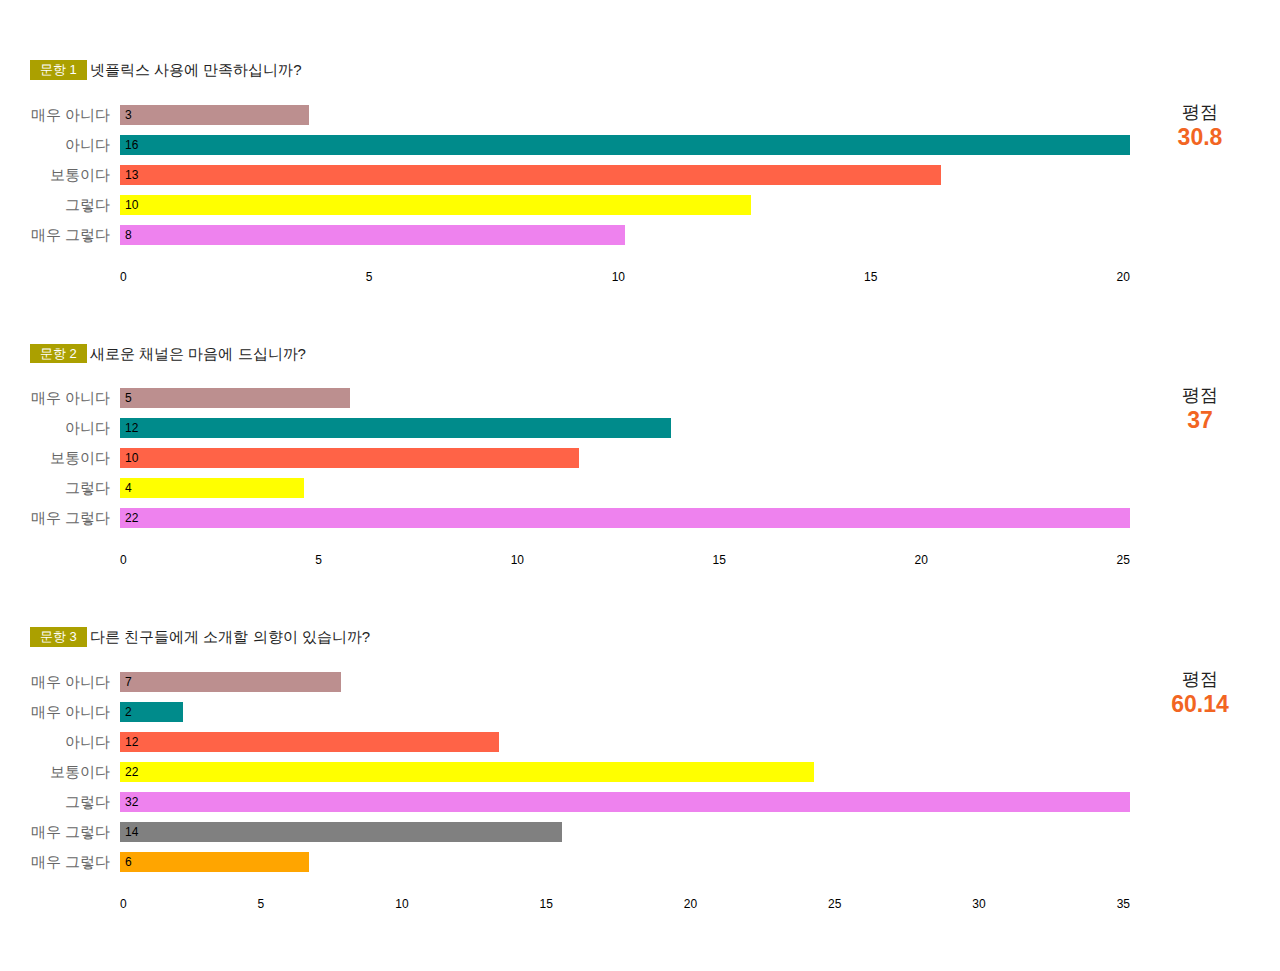
<file: bar_graph/index.html>
<!DOCTYPE HTML>
<html lang="ko">
<head> 
	<meta charset="UTF-8">
	<title></title>
	<meta http-equiv="X-UA-Compatible" content="IE=edge,chrome=1">
	<meta name="viewport" content="width=device-width, initial-scale=1.0" />
	<link rel="stylesheet" href="./style.css">
	<script defer type="text/javascript" src="script.js"></script>
</head>
<body>
<div class="area_poll">
	<!-- 문항 -->
	<div id="question01" class="box_poll test">
		<p class="txt_question"></p>
		<div class="box_poll_graph">
			<ul class="list_poll_graph">
				<li>
					<span class="txt">매우 아니다</span>
					<span class="txt_num">3</span>
				</li>
				<li>
					<span class="txt">아니다</span>
					<span class="txt_num">16</span>
				</li>
				<li>
					<span class="txt">보통이다</span>
					<span class="txt_num">13</span>
				</li>
				<li>
					<span class="txt">그렇다</span>
					<span class="txt_num">10</span>
				</li>
				<li>
					<span class="txt">매우 그렇다</span>
					<span class="txt_num">8</span>
				</li>
			</ul>
			<p class="txt_total">평점 <span>4.09</span></p>
		</div>
	</div>
	<!-- //문항 -->
	<!-- 문항 -->
	<div id="question02" class="box_poll">
		<p class="txt_question"></p>
		<div class="box_poll_graph">
			<ul class="list_poll_graph">
				<li>
					<span class="txt">매우 아니다</span>
					<span class="txt_num">5</span>
				</li>
				<li>
					<span class="txt">아니다</span>
					<span class="txt_num">12</span>
				</li>
				<li>
					<span class="txt">보통이다</span>
					<span class="txt_num">10</span>
				</li>
				<li>
					<span class="txt">그렇다</span>
					<span class="txt_num">4</span>
				</li>
				<li>
					<span class="txt">매우 그렇다</span>
					<span class="txt_num">22</span>
				</li>
			</ul>
			<p class="txt_total">평점 <span>4.09</span></p>
		</div>
	</div>
	<!-- //문항 -->
	<!-- 문항 -->
	<div id="question03" class="box_poll">
		<p class="txt_question"></p>
		<div class="box_poll_graph">
			<ul class="list_poll_graph">
				<li>
					<span class="txt">매우 아니다</span>
					<span class="txt_num">7</span>
				</li>
				<li>
					<span class="txt">매우 아니다</span>
					<span class="txt_num">2</span>
				</li>
				<li>
					<span class="txt">아니다</span>
					<span class="txt_num">12</span>
				</li>
				<li>
					<span class="txt">보통이다</span>
					<span class="txt_num">22</span>
				</li>
				<li>
					<span class="txt">그렇다</span>
					<span class="txt_num">32</span>
				</li>
				<li>
					<span class="txt">매우 그렇다</span>
					<span class="txt_num">14</span>
				</li>
				<li>
					<span class="txt">매우 그렇다</span>
					<span class="txt_num">6</span>
				</li>
			</ul>
			<p class="txt_total">평점 <span>4.09</span></p>
		</div>
	</div>
	<!-- //문항 -->
</div>
</body>
</html>
</file>
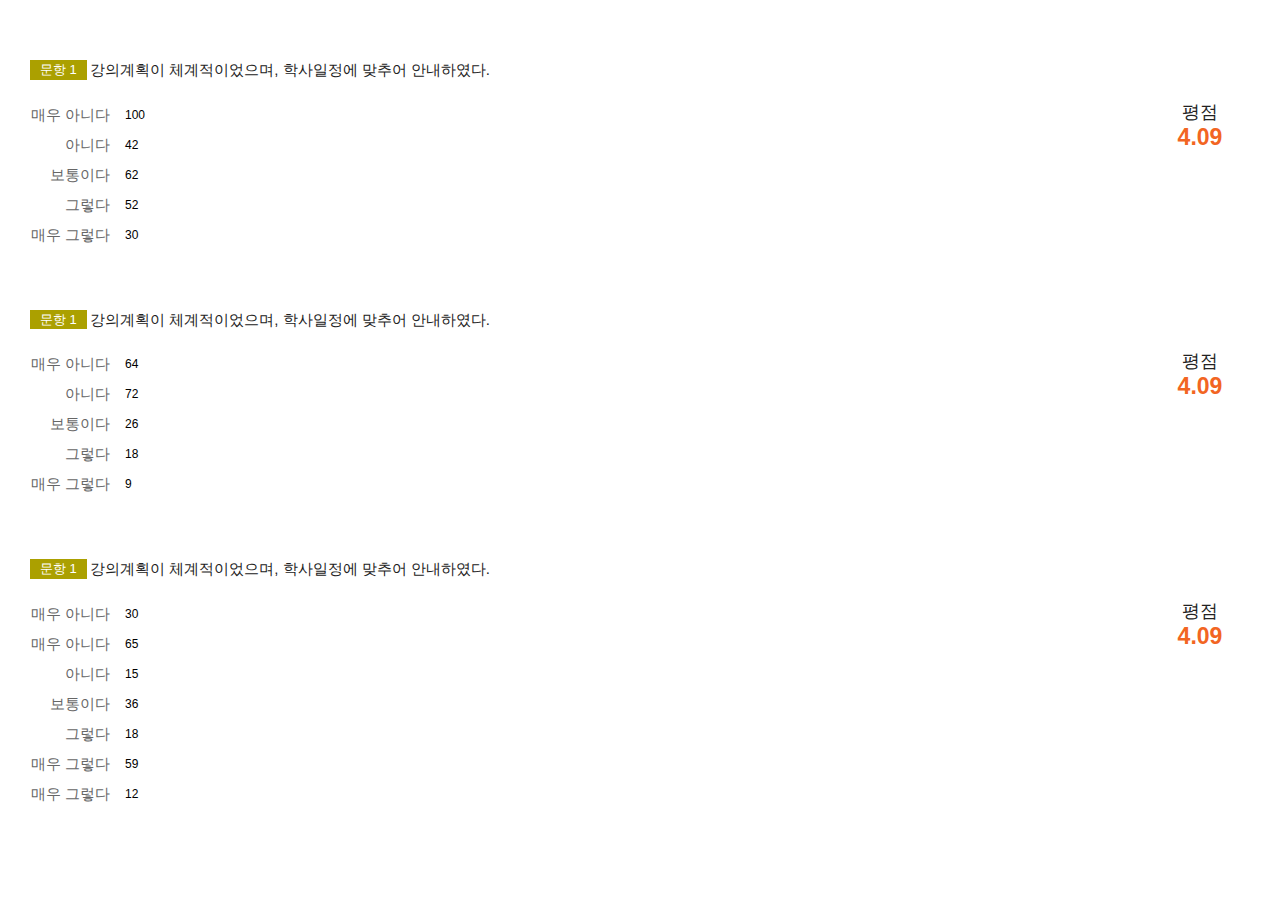
<file: bar_graph/graph.html>
<!DOCTYPE HTML>
<html lang="ko">
<head>
	<meta charset="UTF-8">
	<title></title>
	<meta http-equiv="X-UA-Compatible" content="IE=edge,chrome=1">
	<meta name="viewport" content="width=device-width, initial-scale=1.0" />
	<link rel="stylesheet" href="./style.css">
	<script defer type="text/javascript" src="script.js"></script>
</head>
<body>
<div class="area_poll">
	<!-- 문항 -->
	<div class="box_poll">
		<p class="txt_question"><span class="txt_order">문항 1</span>강의계획이 체계적이었으며, 학사일정에 맞추어 안내하였다. </p>
		<div class="box_poll_graph">
			<ul class="list_poll_graph">
				<li>
					<span class="txt">매우 아니다</span>
					<span class="txt_num">100</span>
				</li>
				<li>
					<span class="txt">아니다</span>
					<span class="txt_num">42</span>
				</li>
				<li>
					<span class="txt">보통이다</span>
					<span class="txt_num">62</span>
				</li>
				<li>
					<span class="txt">그렇다</span>
					<span class="txt_num">52</span>
				</li>
				<li>
					<span class="txt">매우 그렇다</span>
					<span class="txt_num">30</span>
				</li>
			</ul>
			<p class="txt_total">평점 <span>4.09</span></p>
		</div>
	</div>
	<!-- //문항 -->
	<!-- 문항 -->
	<div class="box_poll">
		<p class="txt_question"><span class="txt_order">문항 1</span>강의계획이 체계적이었으며, 학사일정에 맞추어 안내하였다. </p>
		<div class="box_poll_graph">
			<ul class="list_poll_graph">
				<li>
					<span class="txt">매우 아니다</span>
					<span class="txt_num">64</span>
				</li>
				<li>
					<span class="txt">아니다</span>
					<span class="txt_num">72</span>
				</li>
				<li>
					<span class="txt">보통이다</span>
					<span class="txt_num">26</span>
				</li>
				<li>
					<span class="txt">그렇다</span>
					<span class="txt_num">18</span>
				</li>
				<li>
					<span class="txt">매우 그렇다</span>
					<span class="txt_num">9</span>
				</li>
			</ul>
			<p class="txt_total">평점 <span>4.09</span></p>
		</div>
	</div>
	<!-- //문항 -->
	<!-- 문항 -->
	<div class="box_poll">
		<p class="txt_question"><span class="txt_order">문항 1</span>강의계획이 체계적이었으며, 학사일정에 맞추어 안내하였다. </p>
		<div class="box_poll_graph">
			<ul class="list_poll_graph">
				<li>
					<span class="txt">매우 아니다</span>
					<span class="txt_num">30</span>
				</li>
				<li>
					<span class="txt">매우 아니다</span>
					<span class="txt_num">65</span>
				</li>
				<li>
					<span class="txt">아니다</span>
					<span class="txt_num">15</span>
				</li>
				<li>
					<span class="txt">보통이다</span>
					<span class="txt_num">36</span>
				</li>
				<li>
					<span class="txt">그렇다</span>
					<span class="txt_num">18</span>
				</li>
				<li>
					<span class="txt">매우 그렇다</span>
					<span class="txt_num">59</span>
				</li>
				<li>
					<span class="txt">매우 그렇다</span>
					<span class="txt_num">12</span>
				</li>
			</ul>
			<p class="txt_total">평점 <span>4.09</span></p>
		</div>
	</div>
	<!-- //문항 -->
</div>
</body>
</html>
</file>
<file: bar_graph/style.css>
@charset "UTF-8";
body,div,dl,dt,dd,ul,ol,li,h1,h2,h3,h4,h5,form,fieldset,p,button{margin:0; padding:0}
body,h1,h2,h3,h4,input,button,textarea{font-family:'맑은고딕','돋움',Dotum,Helvetica,'Apple SD Gothic Neo',Sans-serif; font-size:12px; color:#000;}
body{text-align:left; word-break:break-word;}
img,fieldset,iframe{border:0 none}
li{list-style:none}
input,select,button{vertical-align:middle}
img{vertical-align:top}
i,em,address{font-style:normal}
label,button{cursor:pointer}
a{color:#000; text-decoration:none}
hr{display:none}
legend{*width:0}
table{border-collapse:collapse; border-spacing:0}
caption{font-size:0; line-height:0; height:0}

.area_poll {padding: 30px;}
.box_poll {margin-top: 30px; padding-bottom: 30px;}
.box_poll .txt_question {position: relative; padding-left: 60px; font-size: 15px; line-height: 1.3em; color: #222;}
.box_poll .txt_question .txt_order {display: inline-block; position: absolute; top: 0; left: 0; margin-right: 10px; padding: 0 10px; background-color: #aba000; font-size: 13px; color: #fff;}
.box_poll_graph {position: relative; margin-left: 90px; margin-right: 120px; margin-top: 20px;}
.list_poll_graph li {position: relative; display: flex; align-items: center; height: 30px; font-size: 15px; line-height: 30px; color: #666;}
.list_poll_graph li .txt {display: block; position: absolute; top: 0; left: -90px; width: 80px; text-align: right;}
.list_poll_graph li .txt_num {display: inline-block; position: absolute; left: 5px; font-size: 12px; color: #000;}
.box_poll_graph .txt_total {position: absolute; top: 0; right: -120px; -webkit-box-sizing:border-box; box-sizing:border-box; width: 100px; height: 100%; font-size: 18px; color: #222; text-align: center;}
.box_poll_graph .txt_total span {display: block; font-weight: bold; font-size: 23px; color: #f26522;} 

.score_list{margin-top: 20px; display: flex; justify-content:space-between; }
.score_list span{ word-break:keep-all;}
</file>
